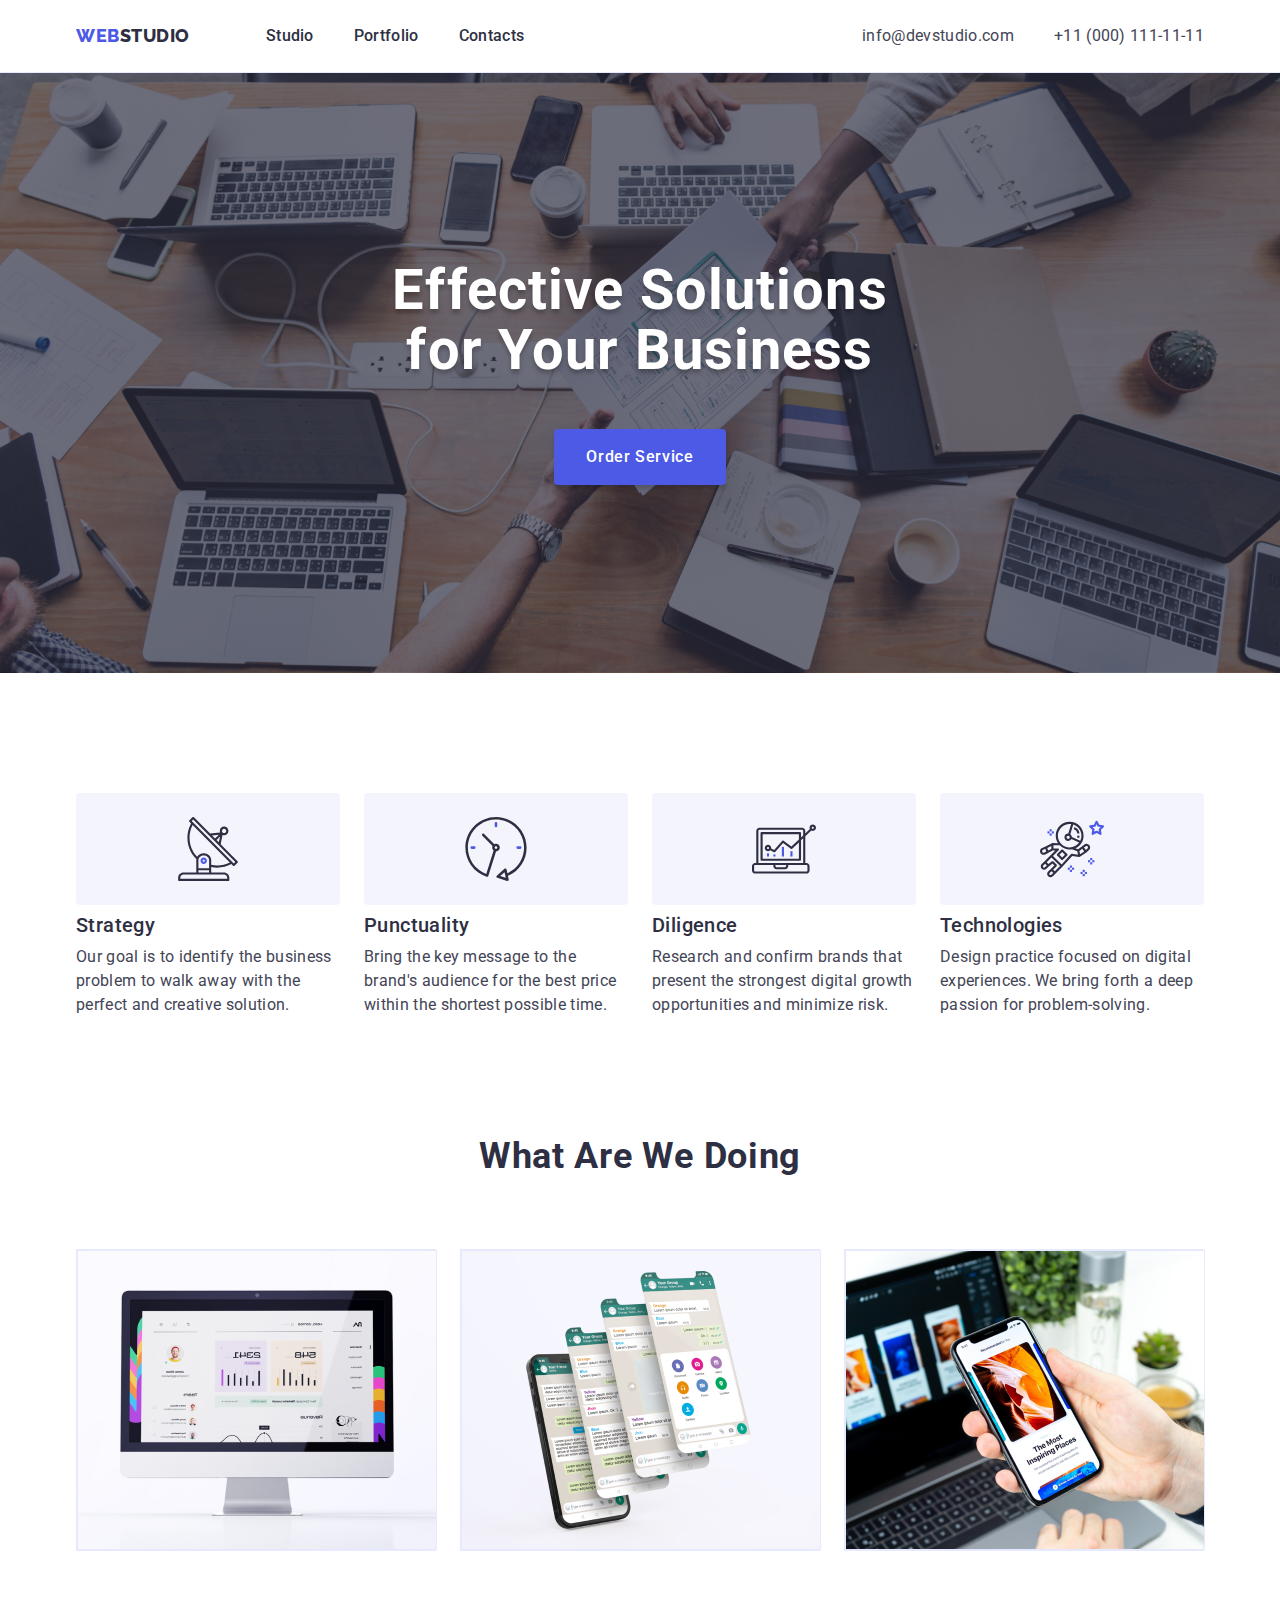
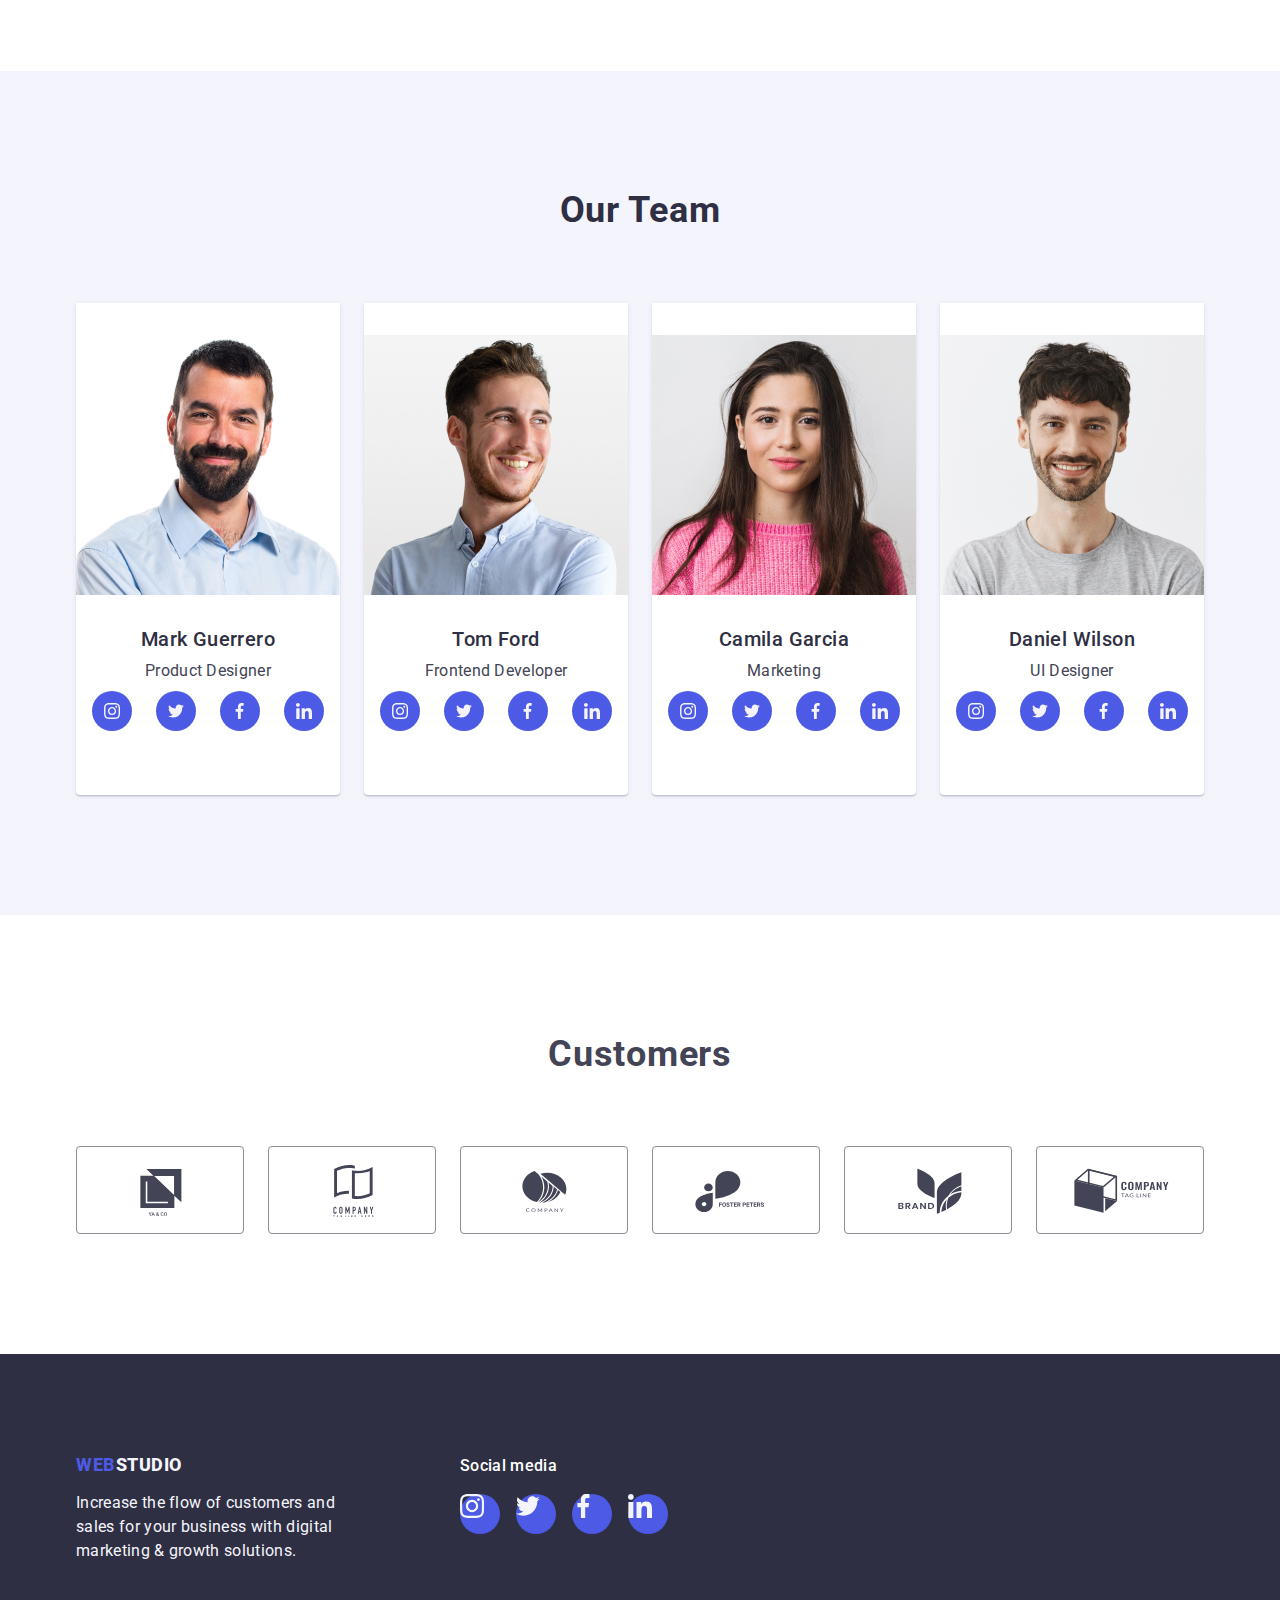
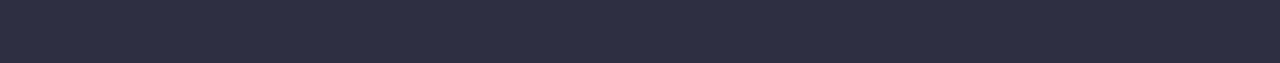
<file: index.html>
<!DOCTYPE html>
<html lang="en">

<head>
    <meta charset="UTF-8" />
    <meta http-equiv="X-UA-Compatible" content="IE=edge" />
    <meta name="viewport" content="width=device-width, initial-scale=1.0" />
    <link rel="stylesheet"
        href="https://cdnjs.cloudflare.com/ajax/libs/modern-normalize/1.1.0/modern-normalize.min.css">
    <link rel="stylesheet" href="./css/styles.css">
    <link rel="preconnect" href="https://fonts.googleapis.com">
    <link rel="preconnect" href="https://fonts.gstatic.com" crossorigin>
    <link
        href="https://fonts.googleapis.com/css2?family=Montserrat:wght@400;700&family=Raleway:wght@800&family=Roboto:wght@400;500;700&display=swap"
        rel="stylesheet">
    <title>site</title>
</head>

<body>
    <!-- !header-of-site -->
    <header class="page-header">
        <div class="container div-class">
            <nav class="navigation">
                <a class="logo-link link" href="./index.html">Web<span class="logo-color">Studio</span></a>
                <ul class="menu list">
                    <li class="menu-item"><a class="menu-link link" href="./index.html">Studio</a></li>
                    <li class="menu-item"><a class="menu-link link" href="./portfolio.html">Portfolio</a></li>
                    <li class="menu-item"><a class="menu-link link" href="">Contacts</a></li>
                </ul>
            </nav>

            <address class="phone-mail ">
                <ul class="adress list">
                    <li><a class="contact-link link contact-mail"
                            href="mailto:info@devstudio.com">info@devstudio.com</a></li>
                    <li><a class="contact-link link" href="tel:+110001111111">+11 (000) 111-11-11</a></li>
                </ul>
            </address>
        </div>
    </header>
    <main class="main">
        <!-- hero-image -->
        <section class="selection-one">
            <div class="container">
                <h1 class="big-header">Effective Solutions for Your Business</h1>
                <button class="order-button" type="button">Order Service</button>
            </div>
        </section>
        <!-- Section2 -->
        <section class="our-skill strategy-second">
            <div class="container strategy-block">
                <h2 class="hidden-header" hidden>Selection2</h2>
                <ul class="skill-list list strategy-list">
                    <li class="li-skill strategy-list-second">
                        <div class="strategy-list-icon">
                            <svg class="strategy-icon" width="64" height="64">
                            <use href="./images/icons.svg#icon-antenna"></use>
                            </svg>
                                </div>
                        <h3 class="skill-header">Strategy</h3>
                        <p class="description-skill">Our goal is to identify the business problem to walk away with the
                            perfect and creative solution.
                        </p>
                    </li>
                    <li class="li-skill strategy-list-second">
                        <div class="strategy-list-icon">
                            <svg class="strategy-icon" width="64" height="64">
                            <use href="./images/icons.svg#icon-clock"></use>
                            </svg>
                                </div>
                        <h3 class="skill-header">Punctuality</h3>
                        <p class="description-skill">Bring the key message to the brand's audience for the best price
                            within the shortest possible
                            time.
                        </p>
                    </li>
                    <li class="li-skill strategy-list-second">
                        <div class="strategy-list-icon">
                            <svg class="strategy-icon" width="64" height="64">
                            <use href="./images/icons.svg#icon-diagram"></use>
                            </svg>
                        </div>
                        <h3 class="skill-header">Diligence</h3>
                        <p class="description-skill">Research and confirm brands that present the strongest digital
                            growth opportunities and minimize
                            risk.</p>
                    </li>
                    <li class="li-skill strategy-list-second">
                        <div class="strategy-list-icon">
                            <svg class="strategy-icon" width="64" height="64">
                            <use href="./images/icons.svg#icon-astronaut"></use>
                            </svg>
                        </div>
                        <h3 class="skill-header">Technologies</h3>
                        <p class="description-skill">Design practice focused on digital experiences. We bring forth a
                            deep passion for
                            problem-solving.</p>
                    </li>
                </ul>
            </div>
        </section>
        <!--Section3-->
        <section class="we-doing">
            <div class="container">
                <h2 class="doing-header">What are we doing</h2>
                <ul class="doing-list list">
                    <li class="foto-gadget"><img src="./images/img1.jpg" alt="comp" width="360"></li>
                    <li class="foto-gadget"><img src="./images/img2.jpg" alt="phonedisplay" width="360"></li>
                    <li class="foto-gadget"><img src="./images/img3.jpg" alt="phone" width="360"></li>
                </ul>
            </div>
        </section>
        <!-- Section4 -->
        <section class="team section">
            <div class="container">
                <h2 class="header-team">Our Team</h2>
                <ul class="team-list list">
                    <li class="foto-team"><img src="./images/markguerrerro.jpg" alt="MarkGuerrerro" width="264">
                        <div class="div-text"><h3 class="name-team">Mark Guerrero</h3>
                        <p class="position-team">Product Designer</p>
                        <ul class="team-list-sec list">
                            <li class="team-list-icon "><a href="#" class="team-link link">
                              <svg class="team-icon" width="16" height="16"><use href="./images/icons.svg#icon-instagram"></use></svg></a>
                          </li>
                            <li class="team-list-icon"><a href="#" class="team-link link">
                                <svg class="team-icon" width="16" height="16"><use href="./images/icons.svg#icon-twitter"></use></svg></a>
                          </li>
                            <li class="team-list-icon"><a href="#" class="team-link link">
                              <svg class="team-icon" width="16" height="16"><use href="./images/icons.svg#icon-facebook"></use></svg></a>
                          </li>
                            <li class="team-list-icon"><a href="#" class="team-link link">
                              <svg class="team-icon" width="16" height="16"><use href="./images/icons.svg#icon-linkedin"></use></svg></a>
                          </li>
                          </ul></div>
                    </li>
                    <li class="foto-team"><img src="./images/tomfoard.jpg" alt="TomFoard" width="264">
                        <div class="div-text"><h3 class="name-team">Tom Ford</h3>
                        <p class="position-team">Frontend Developer</p><ul class="team-list-sec list">
                            <li class="team-list-icon "><a href="#" class="team-link link">
                              <svg class="team-icon" width="16" height="16"><use href="./images/icons.svg#icon-instagram"></use></svg></a>
                          </li>
                            <li class="team-list-icon"><a href="#" class="team-link link">
                                <svg class="team-icon" width="16" height="16"><use href="./images/icons.svg#icon-twitter"></use></svg></a>
                          </li>
                            <li class="team-list-icon"><a href="#" class="team-link link">
                              <svg class="team-icon" width="16" height="16"><use href="./images/icons.svg#icon-facebook"></use></svg></a>
                          </li>
                            <li class="team-list-icon"><a href="#" class="team-link link">
                              <svg class="team-icon" width="16" height="16"><use href="./images/icons.svg#icon-linkedin"></use></svg></a>
                          </li>
                          </ul></div>
                    </li>
                    <li class="foto-team"><img src="./images/camilagarcia.jpg" alt="CamilaGarcia" width="264">
                        <div class="div-text"><h3 class="name-team">Camila Garcia</h3>
                        <p class="position-team">Marketing</p><ul class="team-list-sec list">
                            <li class="team-list-icon "><a href="#" class="team-link link">
                              <svg class="team-icon" width="16" height="16"><use href="./images/icons.svg#icon-instagram"></use></svg></a>
                          </li>
                            <li class="team-list-icon"><a href="#" class="team-link link">
                                <svg class="team-icon" width="16" height="16"><use href="./images/icons.svg#icon-twitter"></use></svg></a>
                          </li>
                            <li class="team-list-icon"><a href="#" class="team-link link">
                              <svg class="team-icon" width="16" height="16"><use href="./images/icons.svg#icon-facebook"></use></svg></a>
                          </li>
                            <li class="team-list-icon"><a href="#" class="team-link link">
                              <svg class="team-icon" width="16" height="16"><use href="./images/icons.svg#icon-linkedin"></use></svg></a>
                          </li>
                          </ul></div>
                    </li>
                    <li class="foto-team"> <img src="./images/danielwilson.jpg" alt="DanielWilson" width="264">
                        <div class="div-text"><h3 class="name-team">Daniel Wilson</h3>
                        <p class="position-team">UI Designer</p><ul class="team-list-sec list">
                            <li class="team-list-icon "><a href="#" class="team-link link">
                              <svg class="team-icon" width="16" height="16"><use href="./images/icons.svg#icon-instagram"></use></svg></a>
                          </li>
                            <li class="team-list-icon"><a href="#" class="team-link link">
                                <svg class="team-icon" width="16" height="16"><use href="./images/icons.svg#icon-twitter"></use></svg></a>
                          </li>
                            <li class="team-list-icon"><a href="#" class="team-link link">
                              <svg class="team-icon" width="16" height="16"><use href="./images/icons.svg#icon-facebook"></use></svg></a>
                          </li>
                            <li class="team-list-icon"><a href="#" class="team-link link">
                              <svg class="team-icon" width="16" height="16"><use href="./images/icons.svg#icon-linkedin"></use></svg></a>
                          </li>
                          </ul></div>
                    </li>
                </ul>
            </div>
        </section>
        <section class="customers">
            <div class="customers-div container">
              <h2 class="customers-name">Customers</h2>
              <ul class="customers-logs list">
                <li class="customers-list">
                  <a href="#" class="customers-link link">
                  <svg class="customers-logo" width="104" height="56">
                    <use href="./images/icons.svg#icon-ya-co"></use>
                  </svg>
                </a>
                </li>
                <li class="customers-list">
                  <a href="#" class="customers-link link">
                    <svg class="customers-logo" width="104" height="56">
                      <use href="./images/icons.svg#icon-tagline-com"></use>
                    </svg>
                  </a>
                </li>
                <li class="customers-list">
                  <a href="#" class="customers-link link">
                  <svg class="customers-logo" width="104" height="56">
                    <use href="./images/icons.svg#icon-logo-company"></use>
                  </svg>
                </a>
                </li>
                <li class="customers-list">
                  <a href="#" class="customers-link link">
                  <svg class="customers-logo" width="104" height="56">
                    <use href="./images/icons.svg#icon-foster-peters"></use>
                  </svg>
                </a>
                </li>
                <li class="customers-list">
                  <a href="#" class="customers-link link">
                  <svg class="customers-logo" width="104" height="56">
                    <use href="./images/icons.svg#icon-logo-brand"></use>
                  </svg>
                </a>
                </li>
                <li class="customers-list">
                  <a href="#" class="customers-link link">
                  <svg class="customers-logo" width="104" height="56">
                    <use href="./images/icons.svg#icon-company-tag"></use>
                  </svg>
                </a>
                </li>
              </ul>
            </div>
            
            
            </section>
    </main>
    <footer class="footer">
        <div class="container footer-main">
            <div class="foter-main">
            <a class="logo-link-footer link" href="./index.html">Web<span class="logo-color-footer">Studio</span></a>
            <p class="description">Increase the flow of customers and sales for your business with digital marketing &
                growth solutions.</p>
            </div>
                <div class="footer-social-link">
                    <p class="social-link">Social media</p>
                    <ul class="social-list-link list">
                      <li class="social-list-icon">
                        <a href="#" class="social-link-icon link">
                          <svg class="footer-icons" width="24" height="24">
                            <use href="./images/icons.svg#icon-instagram"></use>
                          </svg>
                        </a>
                      </li>
                      <li class="social-list-icon">
                        <a href="#" class="social-link-icon link">
                          <svg class="footer-icons" width="24" height="24">
                            <use href="./images/icons.svg#icon-twitter"></use>
                          </svg>
                        </a>
                      </li>
                      <li class="social-list-icon"><a href="#" class="social-link-icon link">
                        <svg class="footer-icons" width="24" height="24">
                          <use href="./images/icons.svg#icon-facebook"></use>
                        </svg>
                      </a></li>
                      <li class="social-list-icon"><a href="#" class="social-link-icon link">
                        <svg class="footer-icons" width="24" height="24">
                          <use href="./images/icons.svg#icon-linkedin"></use>
                        </svg>
                      </a></li>
                    </ul>
                  </div>
            </div>
        
    </footer>
</body>

</html>
</file>
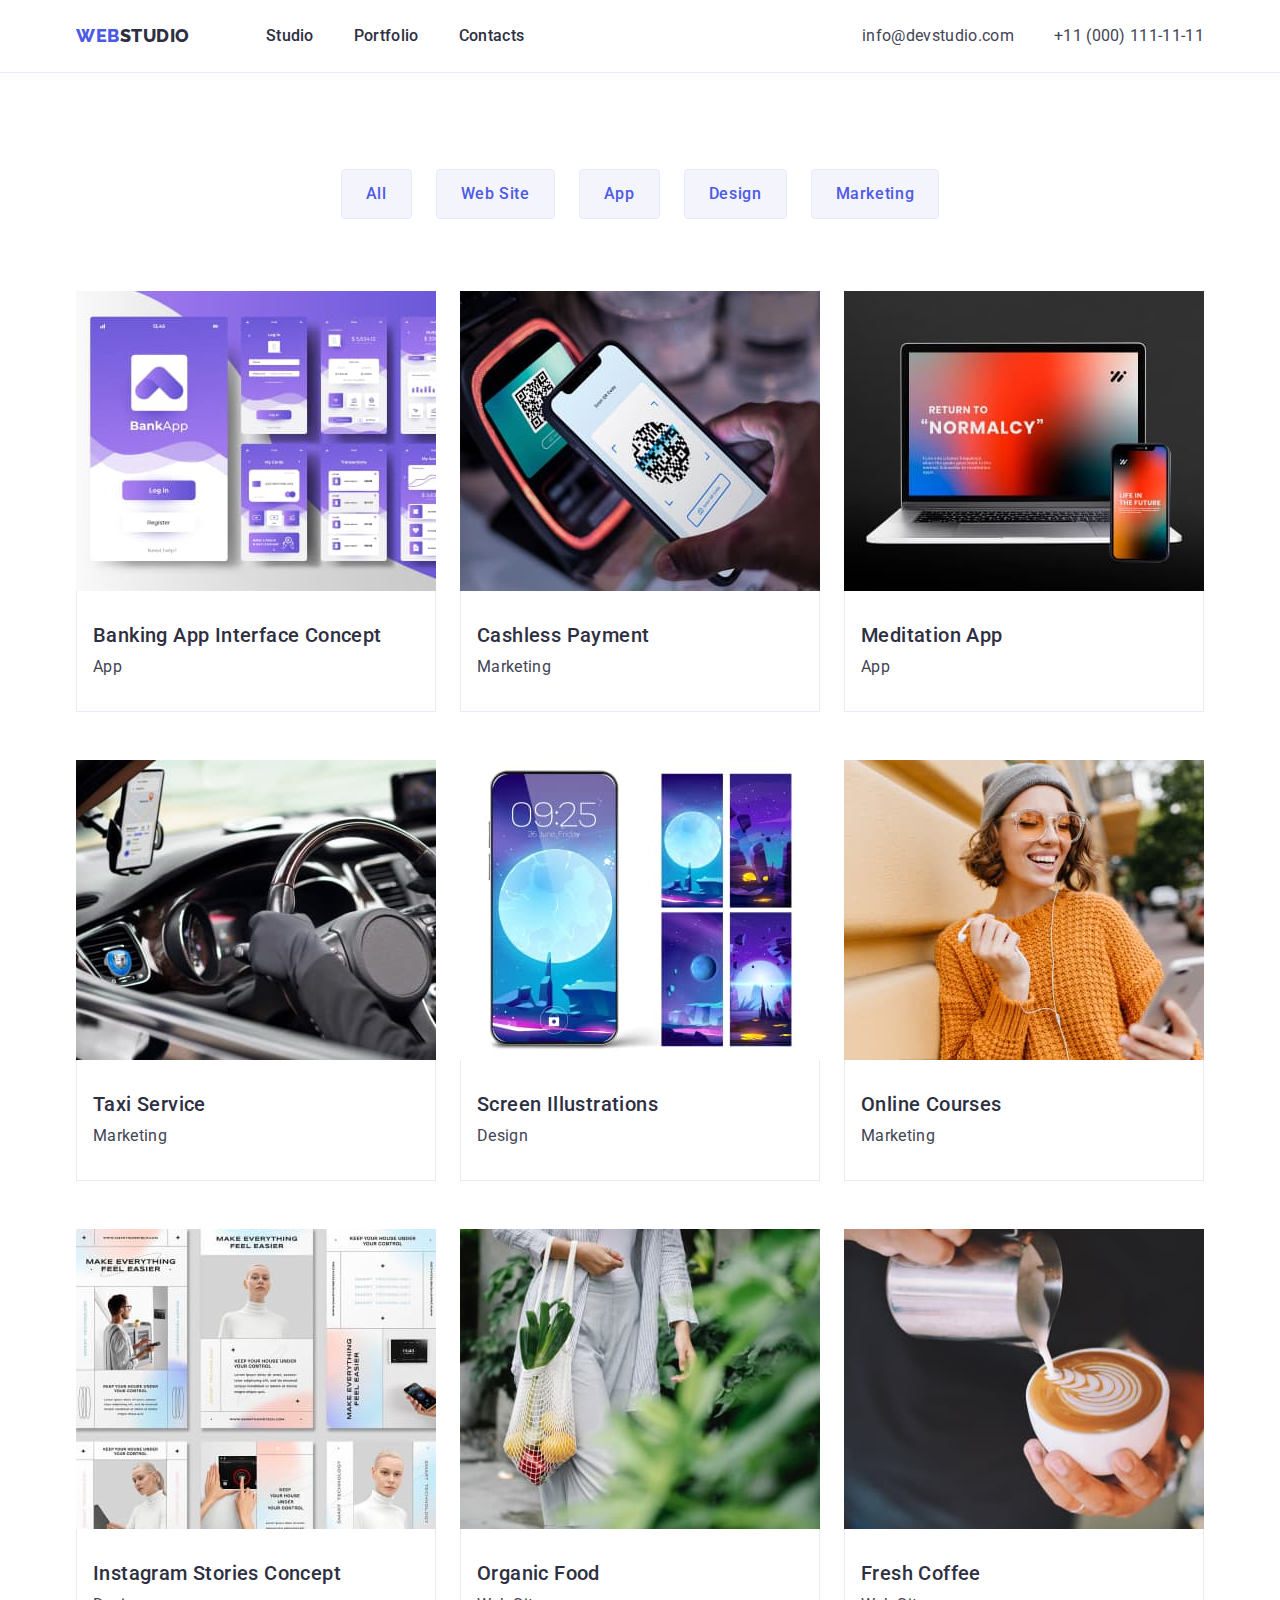
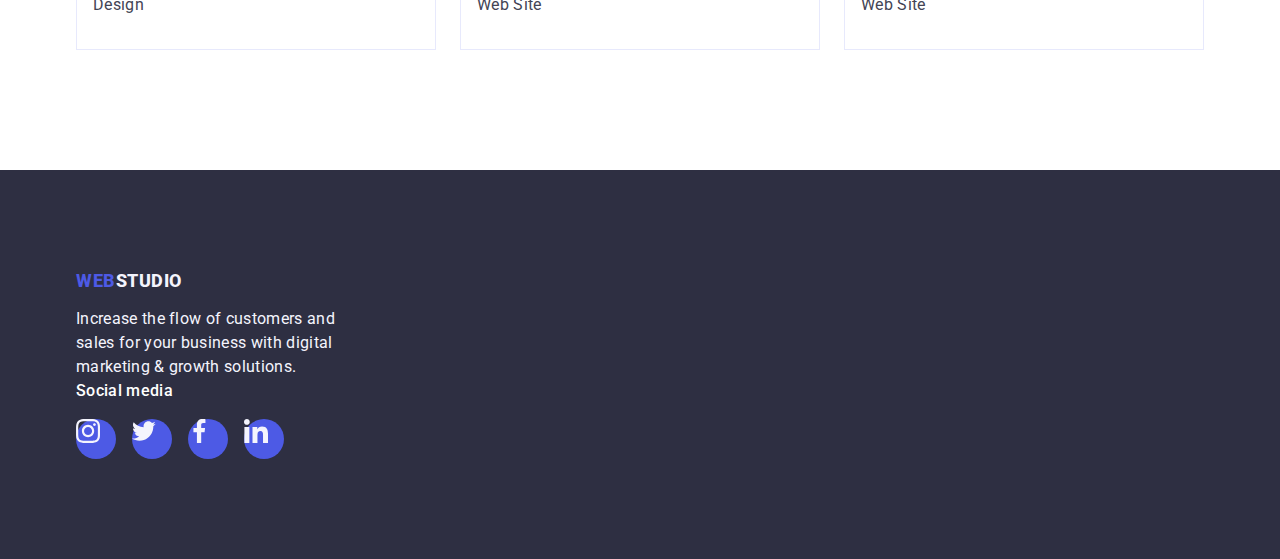
<file: portfolio.html>
<!DOCTYPE html>
<html lang="en">

<head>
    <meta charset="UTF-8">
    <meta http-equiv="X-UA-Compatible" content="IE=edge">
    <meta name="viewport" content="width=device-width, initial-scale=1.0">
    <link rel="stylesheet"
        href="https://cdnjs.cloudflare.com/ajax/libs/modern-normalize/1.1.0/modern-normalize.min.css">
    <link rel="stylesheet" href="./css/styles.css">
    <link rel="preconnect" href="https://fonts.googleapis.com">
    <link rel="preconnect" href="https://fonts.gstatic.com" crossorigin>
    <link
        href="https://fonts.googleapis.com/css2?family=Montserrat:wght@400;700&family=Raleway:wght@800&family=Roboto:wght@400;500;700&display=swap"
        rel="stylesheet">
    <title>Portfolio</title>
</head>

 <!-- !header-of-site -->
 <header class="page-header ">
    <div class="container div-class">
        <nav class="navigation">
            <a class="logo-link link" href="./index.html">Web<span class="logo-color">Studio</span></a>
            <ul class="menu list">
                <li class="menu-item"><a class="menu-link link" href="./index.html">Studio</a></li>
                <li class="menu-item"><a class="menu-link link" href="./portfolio.html">Portfolio</a></li>
                <li class="menu-item"><a class="menu-link link" href="">Contacts</a></li>
            </ul>
        </nav>

        <address class="phone-mail ">
            <ul class="adress list">
                <li><a class="contact-link link contact-mail"
                        href="mailto:info@devstudio.com">info@devstudio.com</a></li>
                <li><a class="contact-link link" href="tel:+110001111111">+11 (000) 111-11-11</a></li>
            </ul>
        </address>
    </div>
</header>
    <main>
        <!-- Project Cards -->
        <section class="portfolio-button">
            <div class="container">
            <h1 hidden>Project Cards</h1>
            <ul class="portfolio-button-list list">
                <li><button class="portfolio-btn link" type="button">All</button></li>
                <li><button class="portfolio-btn link" type="button">Web Site</button></li>
                <li><button class="portfolio-btn link" type="button">App</button></li>
                <li><button class="portfolio-btn link" type="button">Design</button></li>
                <li><button class="portfolio-btn link" type="button">Marketing</button></li>
            </ul>
            <ul class="projects-list list">
                <li class="li-project"><a href="./index.html" class="link"><img class="project-foto link" src="./images/portfolio/bankapp.jpg" alt="Bankinterface" width="360">
                    <div class="div-app"><h2 class="name-project">Banking App Interface Concept</h2>
                    <p class="category-cards">App</p></div></a>
                </li>
                <li class="li-project"><a href="./index.html" class="link"><img class="project-foto link"  src="./images/portfolio/payment.jpg" alt="QRсodescanning" width="360">
                    <div class="div-app"><h2 class="name-project">Cashless Payment</h2>
                    <p class="category-cards">Marketing</p></div></a>
                </li>
                <li class="li-project"><a href="./index.html" class="link"><img class="project-foto link"  src="./images/portfolio/meditationapp.jpg" alt="NormalcyScreen" width="360">
                    <div class="div-app"><h2 class="name-project">Meditation App</h2>
                    <p class="category-cards">App</p></div></a>
                </li>
                <li class="li-project"><a href="./index.html" class="link"><img class="project-foto link"  src="./images/portfolio/taxiservices.jpg" alt="DriverBehindTheWheel" width="360">
                    <div class="div-app"><h2 class="name-project">Taxi Service</h2>
                    <p class="category-cards">Marketing</p></div></a>
                </li>
                <li class="li-project"><a href="./index.html" class="link"><img class="project-foto link"  src="./images/portfolio/screenilustration.jpg" alt="ScreensaversOnThePhone" width="360">
                    <div class="div-app"><h2 class="name-project">Screen Illustrations</h2>
                    <p class="category-cards">Design</p></div></a>
                </li>
                <li class="li-project"><a href="./index.html" class="link"><img class="project-foto link"  src="./images/portfolio/onlinecources.jpg" alt="GirlWithAPhoneInHerHands" width="360">
                    <div class="div-app"><h2 class="name-project">Online Courses</h2>
                    <p class="category-cards">Marketing</p></div></a>
                </li>
                <li class="li-project"><a href="./index.html" class="link"><img class="project-foto link"  src="./images/portfolio/instagramstories.jpg" alt="InstagramStories" width="360">
                    <div class="div-app"><h2 class="name-project">Instagram Stories Concept</h2>
                    <p class="category-cards">Design</p></div></a>
                </li>
                <li class="li-project"><a href="./index.html" class="link"><img class="project-foto link"  src="./images/portfolio/organicfood.jpg" alt="FruitsInAnEcoBag" width="360">
                    <div class="div-app"><h2 class="name-project">Organic Food</h2>
                    <p class="category-cards">Web Site</p></div></a>
                </li>
                <li class="li-project"><a href="./index.html" class="link"><img class="project-foto link"  src="./images/portfolio/coffie.jpg" alt="DrawingOnCoffee" width="360">
                    <div class="div-app"><h2 class="name-project">Fresh Coffee</h2>
                    <p class="category-cards">Web Site</p></div></a>
                </li>
            </ul>
        </div>
        </section>
    </main>
    <footer class="footer">
        <div class="container">
            <a class="logo-link-footer link" href="./index.html">Web<span class="logo-color-footer">Studio</span></a>
            <p class="description">Increase the flow of customers and sales for your business with digital marketing &
                growth solutions.</p>
                <div class="footer-social-link">
                    <p class="social-link">Social media</p>
                    <ul class="social-list-link list">
                      <li class="social-list-icon">
                        <a href="#" class="social-link-icon link">
                          <svg class="footer-icons" width="24" height="24">
                            <use href="./images/icons.svg#icon-instagram"></use>
                          </svg>
                        </a>
                      </li>
                      <li class="social-list-icon">
                        <a href="#" class="social-link-icon link">
                          <svg class="footer-icons" width="24" height="24">
                            <use href="./images/icons.svg#icon-twitter"></use>
                          </svg>
                        </a>
                      </li>
                      <li class="social-list-icon"><a href="#" class="social-link-icon link">
                        <svg class="footer-icons" width="24" height="24">
                          <use href="./images/icons.svg#icon-facebook"></use>
                        </svg>
                      </a></li>
                      <li class="social-list-icon"><a href="#" class="social-link-icon link">
                        <svg class="footer-icons" width="24" height="24">
                          <use href="./images/icons.svg#icon-linkedin"></use>
                        </svg>
                      </a></li>
                    </ul>
                  </div>
            </div>
    </footer>

</html>
</file>
<file: css/styles.css>
:root {
  --primary-font: 'Roboto', sans-serif;
  --primary-text-color: #2e2f42;
  --secondary-text-color: #434455;
  --text-color-hover: #4d5ae5;
  --acent-color: #404bbf;
  --background-color: #ffffff;
  --background-btn-filters: #f4f4fd;
  --helper-text: #8e8f99;
  --cornflower: #e7e9fc;
}
.list {
  list-style: none;
  display: flex;
  gap: 24px;
}
.link {
  text-decoration: none;
  font-weight: 500;
  font-size: 16px;
  line-height: 1.5;
  letter-spacing: 0.02em;
  color: #434455;
}
.link-list {
  display: block;
  padding-top: 24px;
  padding-bottom: 24px;
}

button {
  cursor: pointer;
}
h1,
h2,
h3,
h4,
p {
  margin-top: 0;
  margin-bottom: 0;
}
ul,
ol {
  margin-top: 0;
  margin-bottom: 0;
  padding-left: 0;
}
img {
  display: block;
}

body {
  font-family: var(--primary-font);
  color: var(--secondary-text-color);
  background-color: var(--background-color);
}

/* Navigation */
.navigation {
  font-family: var(--primary-font);
  font-style: normal;
  letter-spacing: 0.02em;
  color: var(--primary-text-color);
  display: flex;
  align-items: center;
  font-weight: 500;
  font-size: 16px;
  line-height: 1.5;
}

/* Logo */
.logo-link {
  font-family: 'Raleway', sans-serif;
  font-style: normal;
  font-weight: 800;
  font-size: 18px;
  line-height: 21px;
  display: flex;
  align-items: center;
  letter-spacing: 0.03em;
  text-transform: uppercase;
  color: var(--text-color-hover);
  line-height: 1.17;
  margin-right: 76px;
}
.logo-color {
  color: var(--primary-text-color);
  font-family: 'Raleway', sans-serif;
  font-style: normal;
  font-weight: 800;
  font-size: 18px;
  line-height: 21px;
  align-items: center;
  letter-spacing: 0.03em;
  text-transform: uppercase;
  line-height: 1.17;
  
}
.page-header {
  
  align-items: center;
  border-bottom: 1px solid #e7e9fc;
}
.navigation {
  display: flex;
  align-items: center;
}
.menu {
  display: flex;
  gap: 40px;
  
}
.phone-mail {
  display: flex;
  align-items: center;
}
.adress {
  display: flex;
  align-items: center;
  gap: 40px;
}

.div-class {
  margin: 0;
  display: flex;
  align-items: center;
}
.menu-link {
  font-weight: 500;
  line-height: 1.5;
  letter-spacing: 0.02em;
  color: var(--primary-text-color);
  padding-top: 24px;
  padding-bottom: 24px;
  
}
.menu-list {
  display: flex;
  align-items: center;
  padding-top: 24px;
  padding-bottom: 24px;
}
.menu-item {display: flex;}

.menu-link:hover,
.menu-link:focus {
  color: #404bbf;
}
.menu-list .adress {
  display: block;
  padding-top: 24px;
  padding-bottom: 24px;
}
/* adress */
.phone-mail {
  font-family: var(--primary-font);
  font-style: normal;
  font-weight: 400;
  font-size: 16px;
  line-height: 24px;
  letter-spacing: 0.02em;
  color: var(--secondary-text-color);
  display: flex;
  margin-left: auto;
  font-style: normal;
}
.contact-link:hover,
.contact-link:focus {
  color: #404bbf;
}

.contact-link {
  color: var(--secondary-text-color);
  font-weight: 400;
  font-size: 16px;
  line-height: 1.5;
  letter-spacing: 0.02em;
  color: #434455;
}

/* main */
/* selection 1 */
.selection-one {
  background-color: var(--primary-text-color);
  padding-top: 188px;
  padding-bottom: 188px;
  background-image: linear-gradient(
    rgba(46, 47, 66, 0.7),
    rgba(46, 47, 66, 0.7)),
  url("../images/people-office\ .jpg");
   background-size: cover;
  max-width: 1440px;
  margin-left: auto;
  margin-right: auto;
  background-repeat: no-repeat;
  background-position: center;
}
.big-header {
  font-family: var(--primary-font);
  font-style: normal;
  font-weight: 700;
  font-size: 56px;
  line-height: 60px;
  text-align: center;
  letter-spacing: 0.02em;
  color: var(--background-color);
  text-shadow: 0px 4px 4px rgba(0, 0, 0, 0.25);
  line-height: 1.07;
  margin-left: auto;
  margin-right: auto;
  max-width: 496px;
  line-height: 1.07;
}
/* Button order Serves */
.order-button {
  font-family: var(--primary-font);
  font-weight: 500;
  font-size: 16px;
  line-height: 1.5;
  letter-spacing: 0.04em;
  display: flex;
  flex-direction: row;
  align-items: flex-start;
  padding: 16px 32px;
  gap: 10px;
  min-width: 169px;
  min-height: 55.25px;
  background: #4d5ae5;
  box-shadow: 0px 4px 4px rgba(0, 0, 0, 0.15);
  border-radius: 4px;
  text-align: center;
  color: var(--background-color);
  cursor: pointer;
  background-color: var(--text-color-hover);
  margin-top: 48px;
  margin-right: auto;
  margin-left: auto;
  display: flex;
  display: block;
  border: none;
}
.order-button:hover,
.order-button:focus {
  background-color: var(--acent-color);
  color: var(--background-color);
}
/* selector2 */
.our-skill{padding: 120px 0 120px}
.hidden-header {
  /* font-weight: 700; */
  font-size: 36px;
  line-height: 1.11;
  text-align: center;
  letter-spacing: 0.02em;
  text-transform: capitalize;
  color: #2e2f42;
}
.li-skill {
  width: calc((100% - 72px) / 4);
}
.foto-gadget {
  width: calc((100% - 48px) / 3);
  border: 1px solid #e7e9fc;
}
.skill-header {
  font-family: 'Roboto';
  font-style: normal;
  font-weight: 500;
  font-size: 20px;
  line-height: 24px;
  letter-spacing: 0.02em;
  color: var(--primary-text-color);
  margin-bottom: 8px;
  font-weight: 500;
  font-size: 20px;
  line-height: 1.2;
  letter-spacing: 0.02em;
  display: flex;
  width: calc((100% - 3 * 24px) / 4);
}
.description-skill {
  font-family: 'Roboto';
  font-style: normal;
  font-weight: 400;
  letter-spacing: 0.02em;
  color: var(--secondary-text-color);
  font-size: 16px;
  line-height: 1.5;
  letter-spacing: 0.02em;
}
.strategy-list-icon {
  display: flex;
  margin-bottom: 8px;
  background-color: #f4f4fd;
  border-radius: 4px;
  height: 112px;
  justify-content: center;
  align-items: center;
}
/* section3 */
.we-doing {
  
  padding-bottom: 120px;
}

.doing-header {
  font-family: 'Roboto';
  font-style: normal;
  font-weight: 700;
  font-size: 36px;
  line-height: 40px;
  text-align: center;
  letter-spacing: 0.02em;
  text-transform: capitalize;
  color: var(--primary-text-color);
  line-height: 1.11;
  margin-bottom: 72px;
}
/* selection4 */
.position-team {margin-bottom: 8px;}
.div-text {padding-top: 32px;padding-bottom: 32px;}
.team {
  background-color: var(--background-btn-filters);
}
.foto-team {
  background-color: var(--background-color);
  border-radius: 0px 0px 4px 4px;
  box-shadow: 0px 1px 6px rgba(46, 47, 66, 0.08),
    0px 1px 1px rgba(46, 47, 66, 0.16), 0px 2px 1px rgba(46, 47, 66, 0.08);
    width: calc((100% - 72px) / 4);
    padding-top: 32px; padding-bottom: 32px;
    border-radius: 0px 0px 4px 4px;
}
.team-list-sec {display: flex;
  gap: 24px;
  justify-content: center;}
  
  .team-link {
    fill: #F4F4FD;
    display: flex;
    height: 40px;
    width: 40px;
    align-items: center;
    justify-content: center;
    background-color:#4D5AE5;
    border-radius: 50%;}
  
    .team-link:hover,
    .team-link:focus {
      background-color: #404BBF;
    }
.section {
  padding-top: 120px;
  padding-bottom: 120px;
}
.div-text {
  padding: 32px 16px;
}
.header-team {
  font-family: 'Roboto';
  font-style: normal;
  font-weight: 700;
  font-size: 36px;
  line-height: 40px;
  text-align: center;
  letter-spacing: 0.02em;
  text-transform: capitalize;
  color: var(--primary-text-color);
  line-height: 1.11;
  margin-bottom: 72px;
}
.name-team {
  font-family: 'Roboto';
  font-style: normal;
  font-weight: 500;
  font-size: 20px;
  line-height: 24px;
  text-align: center;
  letter-spacing: 0.02em;
  color: var(--primary-text-color);
  margin-bottom: 8px;
}
.position-team {
  font-family: 'Roboto';
  font-style: normal;
  font-weight: 400;
  font-size: 16px;
  line-height: 24px;
  text-align: center;
  letter-spacing: 0.02em;
  color: var(--secondary-text-color);
  font-weight: 400;
  font-size: 16px;
  line-height: 1.5;
  letter-spacing: 0.02em;
}
/* Customers */
.customers {
  padding-top: 120px;
  padding-bottom: 120px;
}
.customers-name {
  font-style: normal;
  font-weight: 700;
  font-size: 36px;
  line-height: 1.1;
  text-align: center;
  letter-spacing: 0.02em;
  text-transform: capitalize;
  color: var(--color-main);
  margin-bottom: 72px;
}

.customers-logs {
  display: flex;
  gap: 24px;
  height: 88px;
}
.customers-logo {
  fill: currentColor;
}
.customers-logo:hover,
.customers-logo:focus {
  fill: #404bbf;
}

.customers-link {
  display: flex;
  justify-content: center;
  align-items: center;
  width: 100%;
  height: 100%;
  border: 1px solid #8e8f99;
  border-radius: 4px;
  color:var(--color-link);
}

.customers-link:hover,
.customers-link:focus {
  color: #404bbf;
  border: 1px solid #404bbf;
}
.customers-list {
  width: calc((100% - 120px) / 6);
}
/* footer */
.logo-color-footer {
  font-weight: 800;
  font-size: 18px;
  line-height: 21px;
  color: var(--background-btn-filters);
}
.logo-link-footer{
  font-style: normal;
  font-weight: 800;
  font-size: 18px;
  line-height: 21px;
  align-items: center;
  letter-spacing: 0.03em;
  text-transform: uppercase;
  color: var(--text-color-hover);
  line-height: 1.17;
  display: inline-block;
  margin-bottom: 16px;
}
.footer {
  background-color: var(--primary-text-color);
  padding-top: 100px;
  padding-bottom: 100px;
}
.description {
  max-width: 264px;

  font-weight: 400;
  font-size: 16px;
  line-height: 24px;
  letter-spacing: 0.02em;
  color: var(--background-btn-filters);
}
.social-link {
  font-style: normal;
  font-weight: 500;
  font-size: 16px;
  line-height: 24px;
  letter-spacing: 0.02em;
  color: #ffffff;
  margin-bottom: 16px;
}

.footer-main  {
  display: flex;
  align-items: baseline;}

.foter-main{
  margin-right: 120px;}
.social-list-link {display: flex; gap: 16px;}

.social-link-icon {display: flex;
fill: #F4F4FD;
background-color:#4D5AE5 ;
border-radius: 50%;
width: 40px;
height: 40px;
align-items: center;
justify-content: center;
}
.social-link-icon:hover,
.social-link-icon:focus {background-color: #31D0AA;}
/* Portfolio.html */
/* button */
.portfolio-btn {
  font-family: 'Roboto', sans-serif;
  font-style: normal;
  font-weight: 500;
  font-size: 16px;
  line-height: 24px;
  display: flex;
  align-items: center;
  text-align: center;
  letter-spacing: 0.04em;
  color: var(--text-color-hover);
  background: var(--background-btn-filters);
  
  border-radius: 4px;
  cursor: pointer;
  padding: 12px 24px;
  border: 1px solid #e7e9fc
}


.portfolio-button{
  padding: 96px 0 120px;
}
.portfolio-button-list{
  margin-bottom: 76px;
  display: flex;
  justify-content: center;
  gap: 24px;
  margin-bottom: 72px;
}
/* projects */
.name-project {
  font-family: 'Roboto', sans-serif;
  font-style: normal;
  font-weight: 500;
  font-size: 20px;
  line-height: 24px;
  letter-spacing: 0.02em;
  color: var(--primary-text-color);
  cursor: pointer;
  margin-bottom: 8px;
}
.category-cards {
  font-family: 'Roboto', sans-serif;
  font-style: normal;
  font-weight: 400;
  font-size: 16px;
  line-height: 24px;
  letter-spacing: 0.02em;
  color: var(--secondary-text-color);
  cursor: pointer;
  text-align: left;
}
.portfolio-btn:focus,
.portfolio-btn:hover {
  background-color: var(--acent-color);
  color: var(--background-color);
  border: 1px solid transparent;
  box-shadow: 0px 3px 1px rgba(0, 0, 0, 0.1), 0px 2px 1px rgba(0, 0, 0, 0.08),
    0px 2px 2px rgba(0, 0, 0, 0.12);
}
.projects-list {
  text-decoration: none;
  display: flex;
  flex-wrap: wrap;
  column-gap: 24px;
  row-gap: 48px;
}
.div-app {
  padding: 32px 16px;
    border: 1px solid #e7e9fc;
    border-top:none;
}
.container {
  width: 1158px;
  margin-left: auto;
  margin-right: auto;
  padding-left: 15px ;
  padding-right: 15px;
}
.social-link-icon {display: block;}
.social-link-icon:hover,
.social-link-icon:focus {box-shadow: 0px 1px 6px rgba(46, 47, 66, 0.08),
  0px 1px 1px rgba(46, 47, 66, 0.16), 0px 2px 1px rgba(46, 47, 66, 0.08);}
</file>
